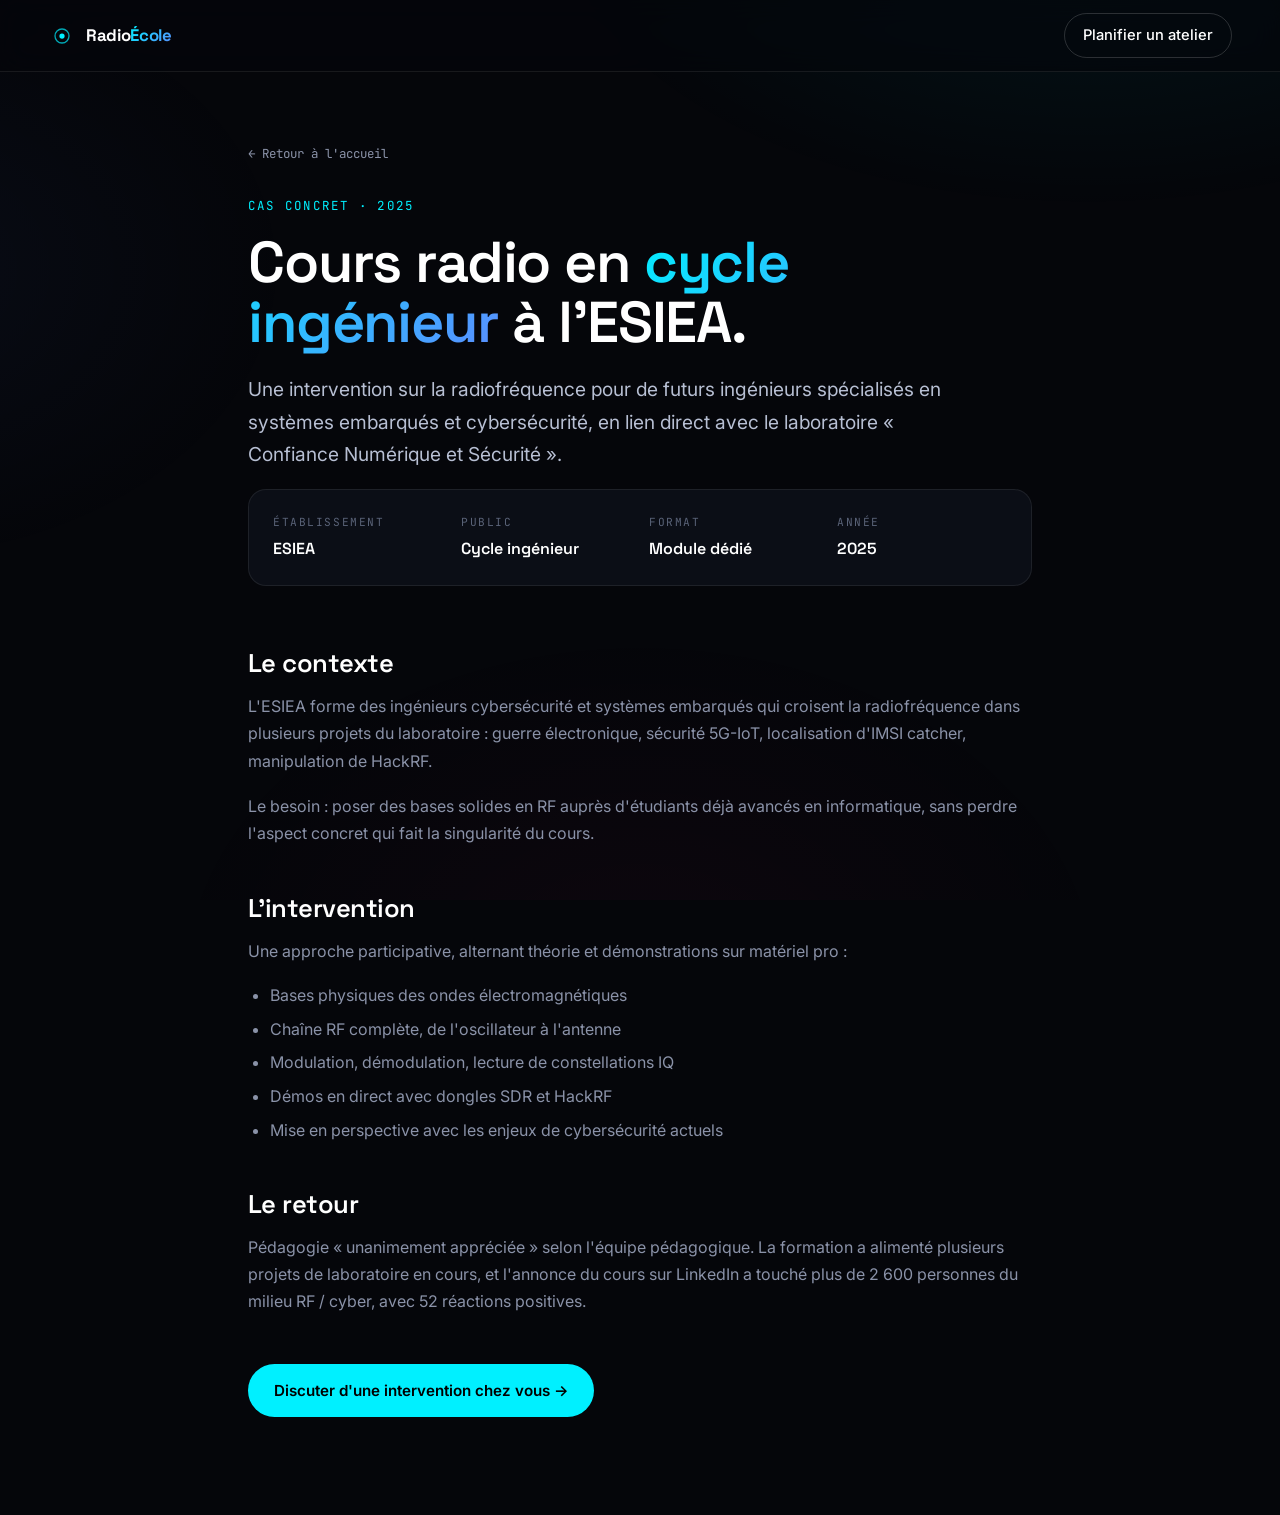
<file: cas-esiea.html>
<!doctype html>
<html lang="fr">
<head>
<meta charset="UTF-8" />
<meta name="viewport" content="width=device-width,initial-scale=1" />
<meta name="theme-color" content="#05060A" />
<title>Cas ESIEA · Cours radio en cycle ingénieur — RadioÉcole</title>
<meta name="description" content="Retour sur l'intervention RadioÉcole en cycle ingénieur à l'ESIEA, école d'ingénieurs cybersécurité et systèmes embarqués." />
<link rel="icon" href="data:image/svg+xml;utf8,<svg xmlns='http://www.w3.org/2000/svg' viewBox='0 0 32 32'><circle cx='16' cy='16' r='3' fill='%2300F0FF'/><circle cx='16' cy='16' r='8' fill='none' stroke='%2300F0FF' stroke-width='1.5' opacity='.7'/></svg>" />
<link rel="preconnect" href="https://fonts.googleapis.com" />
<link rel="preconnect" href="https://fonts.gstatic.com" crossorigin />
<link href="https://fonts.googleapis.com/css2?family=Inter:wght@300;400;500;600&family=Space+Grotesk:wght@500;600;700&family=JetBrains+Mono:wght@400;500&display=swap" rel="stylesheet" />
<link rel="stylesheet" href="css/style.css" />
<style>
  .case{max-width:880px;margin:0 auto;padding:140px var(--gutter) 80px}
  .case__back{
    display:inline-flex;align-items:center;gap:8px;
    font-family:'JetBrains Mono',monospace;font-size:.78rem;
    color:var(--muted);margin-bottom:32px;
    transition:color .25s;
  }
  .case__back:hover{color:var(--primary)}
  .case__kicker{
    font-family:'JetBrains Mono',monospace;
    font-size:.78rem;letter-spacing:.18em;text-transform:uppercase;
    color:var(--primary);margin-bottom:16px;
  }
  .case__title{
    font-family:'Space Grotesk',sans-serif;
    font-size:clamp(2rem, 5vw, 3.6rem);
    line-height:1.05;letter-spacing:-.02em;
    color:#fff;margin-bottom:20px;
  }
  .case__title em{
    font-style:normal;
    background:var(--grad-primary);
    -webkit-background-clip:text;background-clip:text;color:transparent;
  }
  .case__lede{
    font-size:1.2rem;line-height:1.55;color:#B7BFD3;
    margin-bottom:48px;max-width:60ch;
  }
  .case__meta{
    display:grid;grid-template-columns:repeat(4,1fr);gap:18px;
    margin-bottom:64px;padding:24px;
    background:var(--surface);border:1px solid var(--border);border-radius:var(--radius);
  }
  .case__meta div{display:flex;flex-direction:column;gap:4px}
  .case__meta dt{
    font-family:'JetBrains Mono',monospace;font-size:.7rem;
    text-transform:uppercase;letter-spacing:.14em;color:var(--dim);
  }
  .case__meta dd{font-family:'Space Grotesk',sans-serif;color:#fff;font-weight:600}
  .case h2{
    font-family:'Space Grotesk',sans-serif;
    font-size:1.6rem;color:#fff;margin:48px 0 16px;
  }
  .case p{margin-bottom:18px;line-height:1.7}
  .case ul{margin:0 0 24px 22px;color:var(--muted)}
  .case li{margin-bottom:8px}

  @media (max-width:680px){
    .case__meta{grid-template-columns:1fr 1fr}
  }
</style>
</head>
<body>

<header class="site-header is-scrolled">
  <a href="/" class="brand">
    <svg viewBox="0 0 32 32" width="28" height="28" aria-hidden="true">
      <circle cx="16" cy="16" r="3" fill="currentColor"/>
      <circle cx="16" cy="16" r="8" fill="none" stroke="currentColor" stroke-width="1.5" opacity=".7"/>
    </svg>
    <span>Radio<span class="brand__accent">École</span></span>
  </a>
  <nav class="nav">
    <a href="/#contact" class="nav__cta">Planifier un atelier</a>
  </nav>
</header>

<main class="case">
  <a href="/" class="case__back">← Retour à l'accueil</a>

  <div class="case__kicker">Cas concret · 2025</div>
  <h1 class="case__title">Cours radio en <em>cycle ingénieur</em> à l'ESIEA.</h1>
  <p class="case__lede">
    Une intervention sur la radiofréquence pour de futurs ingénieurs spécialisés en systèmes embarqués et cybersécurité, en lien direct avec le laboratoire « Confiance Numérique et Sécurité ».
  </p>

  <dl class="case__meta">
    <div><dt>Établissement</dt><dd>ESIEA</dd></div>
    <div><dt>Public</dt><dd>Cycle ingénieur</dd></div>
    <div><dt>Format</dt><dd>Module dédié</dd></div>
    <div><dt>Année</dt><dd>2025</dd></div>
  </dl>

  <h2>Le contexte</h2>
  <p>L'ESIEA forme des ingénieurs cybersécurité et systèmes embarqués qui croisent la radiofréquence dans plusieurs projets du laboratoire : guerre électronique, sécurité 5G-IoT, localisation d'IMSI catcher, manipulation de HackRF.</p>
  <p>Le besoin : poser des bases solides en RF auprès d'étudiants déjà avancés en informatique, sans perdre l'aspect concret qui fait la singularité du cours.</p>

  <h2>L'intervention</h2>
  <p>Une approche participative, alternant théorie et démonstrations sur matériel pro :</p>
  <ul>
    <li>Bases physiques des ondes électromagnétiques</li>
    <li>Chaîne RF complète, de l'oscillateur à l'antenne</li>
    <li>Modulation, démodulation, lecture de constellations IQ</li>
    <li>Démos en direct avec dongles SDR et HackRF</li>
    <li>Mise en perspective avec les enjeux de cybersécurité actuels</li>
  </ul>

  <h2>Le retour</h2>
  <p>Pédagogie « unanimement appréciée » selon l'équipe pédagogique. La formation a alimenté plusieurs projets de laboratoire en cours, et l'annonce du cours sur LinkedIn a touché plus de 2 600 personnes du milieu RF / cyber, avec 52 réactions positives.</p>

  <p style="margin-top:48px">
    <a href="/#contact" class="btn btn--primary">Discuter d'une intervention chez vous →</a>
  </p>
</main>

</body>
</html>
</file>
<file: css/style.css>
/* ============================================================
   RadioÉcole — design system
   ============================================================ */
:root{
  --bg:        #05060A;
  --surface:   #0B0E16;
  --surface-2: #11151F;
  --border:    rgba(255,255,255,.08);
  --border-strong: rgba(255,255,255,.16);

  --text:      #E8EEFB;
  --muted:     #8A92A8;
  --dim:       #5A6378;

  --primary:   #00F0FF;
  --primary-2: #5B8CFF;
  --accent:    #FF2E88;

  --grad-primary: linear-gradient(135deg,#00F0FF 0%,#5B8CFF 100%);
  --grad-text:    linear-gradient(180deg,#FFFFFF 0%,#9AA3BC 100%);

  --radius:    18px;
  --radius-lg: 28px;

  --ease:      cubic-bezier(.2,.8,.2,1);
  --ease-out:  cubic-bezier(.16,1,.3,1);

  --container: 1280px;
  --gutter:    clamp(20px,4vw,48px);

  --header-h:  72px;
}

*,*::before,*::after{box-sizing:border-box;margin:0;padding:0}

html{scroll-behavior:smooth}
@media (prefers-reduced-motion: reduce){
  html{scroll-behavior:auto}
  *,*::before,*::after{animation-duration:.01ms!important;transition-duration:.01ms!important}
}

body{
  font-family:'Inter',system-ui,-apple-system,sans-serif;
  background:var(--bg);
  color:var(--text);
  font-size:16px;
  line-height:1.6;
  font-weight:400;
  overflow-x:hidden;
  -webkit-font-smoothing:antialiased;
  text-rendering:optimizeLegibility;
}

/* fond avec halos discrets */
body::before{
  content:"";
  position:fixed;inset:0;
  background:
    radial-gradient(900px 500px at 85% -10%, rgba(0,240,255,.07), transparent 60%),
    radial-gradient(700px 500px at -10% 30%, rgba(91,140,255,.05), transparent 60%),
    radial-gradient(800px 600px at 50% 110%, rgba(255,46,136,.04), transparent 60%);
  z-index:-2;
  pointer-events:none;
}

img,svg{display:block;max-width:100%}
button{font:inherit;color:inherit;background:none;border:none;cursor:pointer}
a{color:inherit;text-decoration:none}

::selection{background:var(--primary);color:#000}

/* ============================================================
   Typography
   ============================================================ */
h1,h2,h3,h4{
  font-family:'Space Grotesk',sans-serif;
  font-weight:600;
  line-height:1.05;
  letter-spacing:-.02em;
  color:#fff;
}
h2{font-size:clamp(2rem,5vw,3.5rem)}
h3{font-size:1.25rem;letter-spacing:-.01em}

em{
  font-style:normal;
  background:var(--grad-primary);
  -webkit-background-clip:text;background-clip:text;
  -webkit-text-fill-color:transparent;color:transparent;
}
/* Inner spans (créés par split-text) doivent hériter du dégradé.
   On étend légèrement le fond (padding+margin compensé) pour que le
   glyphe (notamment les bouts arrondis du « e ») reste couvert,
   et on force color:transparent partout. */
em > span{
  background:var(--grad-primary);
  background-clip:text;
  -webkit-background-clip:text;
  color:transparent;
  -webkit-text-fill-color:transparent;
  padding-right:.08em;
  margin-right:-.08em;
}

p{color:var(--muted)}

.kicker{
  display:inline-flex;align-items:center;gap:8px;
  font-family:'JetBrains Mono',monospace;
  font-size:.78rem;
  text-transform:uppercase;
  letter-spacing:.18em;
  color:var(--primary);
  margin-bottom:18px;
}
.kicker::before{
  content:"";width:24px;height:1px;background:var(--primary);
}

/* ============================================================
   Preloader
   ============================================================ */
.preloader{
  position:fixed;inset:0;z-index:9999;
  background:var(--bg);
  display:flex;flex-direction:column;
  align-items:center;justify-content:center;gap:18px;
  color:var(--primary);
  transition:opacity .6s var(--ease), visibility .6s;
}
.preloader.is-hidden{opacity:0;visibility:hidden;pointer-events:none}
.preloader__wave{width:160px;height:48px;animation:wave 1.6s linear infinite}
.preloader__label{
  font-family:'JetBrains Mono',monospace;
  font-size:.78rem;letter-spacing:.18em;text-transform:uppercase;
  color:var(--muted);
}
@keyframes wave{
  0%{stroke-dasharray:0 400;stroke-dashoffset:0}
  50%{stroke-dasharray:400 0;stroke-dashoffset:-200}
  100%{stroke-dasharray:0 400;stroke-dashoffset:-400}
}

/* ============================================================
   Cursor (desktop fine pointer only)
   ============================================================ */
.cursor{display:none}
@media (hover:hover) and (pointer:fine){
  .cursor{
    display:block;position:fixed;top:0;left:0;
    width:12px;height:12px;border-radius:50%;
    background:var(--primary);
    pointer-events:none;z-index:9998;
    mix-blend-mode:difference;
    transform:translate(-50%,-50%);
    transition:width .25s var(--ease), height .25s var(--ease), opacity .25s;
  }
  .cursor.is-hover{width:48px;height:48px;background:rgba(0,240,255,.25)}
  body{cursor:none}
  a,button,input,textarea,[data-magnetic]{cursor:none}
}

/* ============================================================
   Header
   ============================================================ */
.site-header{
  position:fixed;top:0;left:0;right:0;z-index:100;
  height:var(--header-h);
  display:flex;align-items:center;justify-content:space-between;
  padding:0 var(--gutter);
  transition:background .35s var(--ease), border-color .35s, backdrop-filter .35s;
  border-bottom:1px solid transparent;
}
.site-header.is-scrolled{
  background:rgba(5,6,10,.7);
  backdrop-filter:saturate(160%) blur(14px);
  -webkit-backdrop-filter:saturate(160%) blur(14px);
  border-bottom-color:var(--border);
}

.brand{
  display:inline-flex;align-items:center;gap:10px;
  font-family:'Space Grotesk',sans-serif;
  font-weight:700;font-size:1.05rem;
  color:#fff;
  letter-spacing:-.02em;
}
.brand svg{color:var(--primary)}
.brand__accent{
  background:var(--grad-primary);
  -webkit-background-clip:text;background-clip:text;color:transparent;
}

.nav{display:flex;align-items:center;gap:32px}
.nav a{
  font-size:.92rem;font-weight:500;color:var(--muted);
  position:relative;transition:color .25s var(--ease);
}
.nav a:hover,.nav a.is-active{color:#fff}
.nav a:not(.nav__cta)::after{
  content:"";position:absolute;left:0;bottom:-6px;
  height:1px;width:0;background:var(--primary);
  transition:width .35s var(--ease);
}
.nav a:hover::after,.nav a.is-active::after{width:100%}

.nav__cta{
  padding:10px 18px;border-radius:999px;
  border:1px solid var(--border-strong);
  color:#fff!important;
  transition:background .25s, border-color .25s, transform .25s var(--ease);
}
.nav__cta:hover{background:var(--primary);color:#000!important;border-color:var(--primary)}
.nav__cta::after{display:none!important}

.burger{
  display:none;width:40px;height:40px;
  flex-direction:column;align-items:center;justify-content:center;gap:5px;
}
.burger span{
  display:block;width:22px;height:2px;background:#fff;
  transition:transform .35s var(--ease), opacity .25s;
}
.burger[aria-expanded="true"] span:nth-child(1){transform:translateY(7px) rotate(45deg)}
.burger[aria-expanded="true"] span:nth-child(2){opacity:0}
.burger[aria-expanded="true"] span:nth-child(3){transform:translateY(-7px) rotate(-45deg)}

@media (max-width:860px){
  .burger{display:flex}
  .nav{
    position:fixed;inset:var(--header-h) 0 0;
    background:rgba(5,6,10,.97);
    backdrop-filter:blur(20px);
    flex-direction:column;justify-content:center;gap:32px;
    padding:0 var(--gutter);
    transform:translateX(100%);
    transition:transform .5s var(--ease);
  }
  .nav.is-open{transform:translateX(0)}
  .nav a{font-size:1.5rem;color:#fff}
  .nav__cta{padding:14px 28px}
}

/* ============================================================
   Buttons
   ============================================================ */
.btn{
  display:inline-flex;align-items:center;gap:10px;
  padding:14px 26px;border-radius:999px;
  font-weight:600;font-size:.95rem;
  transition:transform .3s var(--ease), background .25s, color .25s, box-shadow .25s;
  white-space:nowrap;
}
.btn--primary{
  background:var(--primary);color:#000;
  box-shadow:0 0 0 0 rgba(0,240,255,.4);
}
.btn--primary:hover{
  box-shadow:0 12px 40px -10px rgba(0,240,255,.6), 0 0 0 1px rgba(0,240,255,.5);
  transform:translateY(-2px);
}
.btn--ghost{
  border:1px solid var(--border-strong);color:#fff;
}
.btn--ghost:hover{border-color:var(--primary);color:var(--primary)}
.btn--full{width:100%;justify-content:center}
.btn--sm{padding:10px 16px;font-size:.78rem}
.btn--text{
  background:none;border:none;color:var(--muted);
  padding:14px 6px;font-weight:500;font-size:.85rem;
  text-decoration:underline;text-decoration-color:transparent;
  text-underline-offset:4px;transition:all .25s var(--ease);
}
.btn--text:hover{color:var(--primary);text-decoration-color:currentColor}

/* ============================================================
   Section layout helpers
   ============================================================ */
section{
  padding:clamp(80px,10vw,140px) var(--gutter);
  position:relative;
}
.section-head{
  max-width:780px;margin:0 auto clamp(40px,6vw,72px);
  text-align:center;
}
.section-head p{margin-top:18px;font-size:1.05rem}

/* ============================================================
   Hero
   ============================================================ */
.hero{
  min-height:100svh;
  display:flex;flex-direction:column;justify-content:center;
  padding-top:calc(var(--header-h) + 4vh);
  padding-bottom:80px;
  position:relative;overflow:hidden;
}
.hero__canvas{
  position:absolute;inset:0;width:100%;height:100%;
  z-index:0;opacity:.55;
}
.hero__grain{
  position:absolute;inset:0;z-index:1;opacity:.05;mix-blend-mode:overlay;pointer-events:none;
  background-image:url("data:image/svg+xml;utf8,<svg xmlns='http://www.w3.org/2000/svg' width='200' height='200'><filter id='n'><feTurbulence type='fractalNoise' baseFrequency='.9' numOctaves='2'/></filter><rect width='100%25' height='100%25' filter='url(%23n)' opacity='.5'/></svg>");
}
.hero__inner{
  position:relative;z-index:2;
  max-width:var(--container);width:100%;margin:0 auto;
  text-align:left;
}

.eyebrow{
  display:inline-flex;align-items:center;gap:10px;
  padding:8px 16px;
  background:rgba(255,255,255,.04);
  border:1px solid var(--border);
  border-radius:999px;
  font-family:'JetBrains Mono',monospace;
  font-size:.78rem;color:var(--muted);
  margin-bottom:32px;
}
.eyebrow__dot{
  width:6px;height:6px;border-radius:50%;
  background:var(--primary);
  box-shadow:0 0 0 0 rgba(0,240,255,.5);
  animation:pulse 2s var(--ease) infinite;
}
@keyframes pulse{
  0%,100%{box-shadow:0 0 0 0 rgba(0,240,255,.5)}
  50%{box-shadow:0 0 0 8px rgba(0,240,255,0)}
}

.hero__title{
  font-size:clamp(2.6rem,8vw,6.5rem);
  font-weight:600;
  line-height:.95;
  letter-spacing:-.035em;
  background:var(--grad-text);
  -webkit-background-clip:text;background-clip:text;color:transparent;
  margin-bottom:32px;
  max-width:18ch;
}
.hero__title em{font-style:italic}

.hero__lede{
  font-size:clamp(1.05rem,1.6vw,1.25rem);
  max-width:58ch;
  margin-bottom:40px;
  color:#B7BFD3;
}

.hero__cta{display:flex;gap:14px;flex-wrap:wrap;margin-bottom:64px}

.hero__stats{
  display:grid;grid-template-columns:repeat(3,1fr);
  gap:24px;
  max-width:600px;
  border-top:1px solid var(--border);
  padding-top:32px;
}
.hero__stats div{display:flex;flex-direction:column;gap:6px}
.hero__stats dt{
  font-family:'Space Grotesk',sans-serif;
  font-size:clamp(1.4rem,2.6vw,2rem);
  color:#fff;font-weight:600;letter-spacing:-.02em;
}
.hero__stats dd{
  font-family:'JetBrains Mono',monospace;
  font-size:.75rem;
  color:var(--muted);
  text-transform:uppercase;letter-spacing:.12em;
}
@media (max-width:560px){
  .hero__stats{grid-template-columns:1fr;gap:16px}
}

/* Marquee */
.marquee{
  position:absolute;left:0;right:0;bottom:0;z-index:2;
  overflow:hidden;
  border-top:1px solid var(--border);
  background:rgba(5,6,10,.5);
  backdrop-filter:blur(8px);
  padding:14px 0;
  -webkit-mask-image:linear-gradient(90deg,transparent,#000 8%,#000 92%,transparent);
          mask-image:linear-gradient(90deg,transparent,#000 8%,#000 92%,transparent);
}
.marquee__track{
  display:inline-flex;gap:40px;white-space:nowrap;
  animation:marquee 60s linear infinite;
  font-family:'JetBrains Mono',monospace;
  font-size:.78rem;letter-spacing:.08em;
  color:#fff;
}
.marquee__track > span{color:#fff}
@keyframes marquee{to{transform:translateX(-50%)}}

/* ============================================================
   Spectrum section
   ============================================================ */
.spectrum__bar{
  display:flex;width:100%;max-width:1000px;margin:0 auto;
  height:120px;
  border-radius:var(--radius);
  overflow:hidden;
  border:1px solid var(--border);
  box-shadow:0 30px 60px -30px rgba(0,0,0,.8);
}
.band{
  flex:1;position:relative;
  background:linear-gradient(180deg, rgba(0,0,0,.1), rgba(0,0,0,.5)), color-mix(in srgb, var(--c) 70%, #000);
  color:#fff;
  font-family:'Space Grotesk',sans-serif;
  font-size:.85rem;font-weight:600;
  text-align:center;
  border:none;border-right:1px solid rgba(0,0,0,.4);
  transition:flex .5s var(--ease), filter .35s;
  display:flex;align-items:flex-end;justify-content:center;
  padding-bottom:14px;
  filter:saturate(.85);
}
.band:last-child{border-right:none}
.band:hover, .band.is-active{flex:2;filter:saturate(1.3) brightness(1.1)}
.band::before{
  content:"";position:absolute;inset:0;
  background:linear-gradient(180deg,transparent 60%, var(--c));
  opacity:.4;
}
.band span{position:relative;z-index:1}

.spectrum__detail{
  max-width:1000px;margin:32px auto 0;
  display:flex;flex-wrap:wrap;align-items:baseline;gap:20px;
  padding:24px 28px;
  background:var(--surface);
  border:1px solid var(--border);
  border-radius:var(--radius);
}
.spectrum__detail-name{
  font-family:'Space Grotesk',sans-serif;
  font-size:1.5rem;font-weight:600;color:#fff;
}
.spectrum__detail-freq{
  font-family:'JetBrains Mono',monospace;
  color:var(--primary);font-size:.9rem;
  padding:4px 12px;background:rgba(0,240,255,.08);border-radius:6px;
}
.spectrum__detail p{flex-basis:100%;margin:0;color:var(--muted)}

@media (max-width:680px){
  .spectrum__bar{flex-direction:column;height:auto}
  .band{padding:18px;border-right:none;border-bottom:1px solid rgba(0,0,0,.4)}
  .band:hover,.band.is-active{flex:1}
}

/* ============================================================
   Programme — Bento
   ============================================================ */
.bento{
  display:grid;
  grid-template-columns:repeat(4,1fr);
  grid-auto-rows:minmax(220px,auto);
  gap:18px;
  max-width:var(--container);margin:0 auto;
}
.bento__card{
  position:relative;overflow:hidden;
  background:var(--surface);
  border:1px solid var(--border);
  border-radius:var(--radius);
  padding:28px;
  display:flex;flex-direction:column;justify-content:flex-start;
  transition:border-color .35s var(--ease), transform .35s var(--ease), background .35s;
  isolation:isolate;
}
.bento__card::before{
  content:"";position:absolute;inset:0;
  background:radial-gradient(400px 200px at var(--mx,50%) var(--my,50%), rgba(0,240,255,.08), transparent 60%);
  opacity:0;transition:opacity .4s var(--ease);
  pointer-events:none;z-index:-1;
}
.bento__card:hover{
  border-color:var(--border-strong);
  transform:translateY(-4px);
}
.bento__card:hover::before{opacity:1}

.bento__card--wide{grid-column:span 2}
.bento__card--tall{grid-row:span 2}
.bento__card--accent{
  background:linear-gradient(135deg, rgba(0,240,255,.06), rgba(91,140,255,.04));
  border-color:rgba(0,240,255,.25);
}

.bento__num{
  font-family:'JetBrains Mono',monospace;
  font-size:.78rem;color:var(--primary);
  letter-spacing:.15em;margin-bottom:auto;
}
.bento__card h3{
  margin-top:24px;
  font-size:1.4rem;
}
.bento__card p{margin-top:10px;font-size:.95rem}
.bento__list{
  list-style:none;display:flex;flex-wrap:wrap;gap:8px;margin-top:18px;
}
.bento__list li{
  font-family:'JetBrains Mono',monospace;
  font-size:.72rem;letter-spacing:.08em;
  padding:5px 10px;border:1px solid var(--border);
  border-radius:6px;color:var(--muted);
}
.bento__art{
  position:absolute;right:-20px;bottom:-10px;
  width:240px;height:auto;color:var(--primary);opacity:.18;
  z-index:-1;
}

@media (max-width:1000px){
  .bento{grid-template-columns:repeat(2,1fr)}
  .bento__card--wide,.bento__card--tall{grid-column:auto;grid-row:auto}
}
@media (max-width:560px){
  .bento{grid-template-columns:1fr}
}

/* ============================================================
   Méthode
   ============================================================ */
.method__grid{
  display:grid;grid-template-columns:repeat(auto-fit,minmax(240px,1fr));
  gap:18px;max-width:var(--container);margin:0 auto;
}
.method__card{
  padding:32px 28px;
  background:var(--surface);
  border:1px solid var(--border);
  border-radius:var(--radius);
  transition:border-color .35s, transform .35s var(--ease);
}
.method__card:hover{border-color:var(--border-strong);transform:translateY(-4px)}
.method__card svg{
  width:32px;height:32px;color:var(--primary);margin-bottom:24px;
}
.method__card h3{margin-bottom:10px}

/* ============================================================
   Format
   ============================================================ */
.format__grid{
  display:grid;grid-template-columns:repeat(3,1fr);gap:18px;
  max-width:var(--container);margin:0 auto;
}
.format__card{
  padding:36px 32px;
  background:var(--surface);
  border:1px solid var(--border);
  border-radius:var(--radius-lg);
  display:flex;flex-direction:column;gap:18px;
  transition:transform .35s var(--ease), border-color .35s;
}
.format__card:hover{transform:translateY(-6px);border-color:var(--border-strong)}
.format__card--featured{
  background:linear-gradient(180deg, rgba(0,240,255,.06), var(--surface));
  border-color:rgba(0,240,255,.3);
  position:relative;
}
.format__card--featured::after{
  content:"";position:absolute;inset:-1px;border-radius:var(--radius-lg);
  background:linear-gradient(180deg, var(--primary), transparent);
  opacity:.3;z-index:-1;filter:blur(20px);
}
.format__tag{
  align-self:flex-start;
  padding:6px 12px;
  font-family:'JetBrains Mono',monospace;
  font-size:.7rem;letter-spacing:.12em;text-transform:uppercase;
  color:var(--primary);
  background:rgba(0,240,255,.08);
  border:1px solid rgba(0,240,255,.2);
  border-radius:6px;
}
.format__card h3{font-size:2.4rem;letter-spacing:-.03em}
.format__card ul{list-style:none;display:flex;flex-direction:column;gap:8px;margin-top:auto}
.format__card li{
  position:relative;padding-left:22px;
  font-size:.92rem;color:var(--muted);
}
.format__card li::before{
  content:"";position:absolute;left:0;top:.6em;
  width:12px;height:1px;background:var(--primary);
}

@media (max-width:900px){.format__grid{grid-template-columns:1fr}}

/* ============================================================
   Contact
   ============================================================ */
.contact__grid{
  display:grid;grid-template-columns:1fr 1.4fr;gap:48px;
  max-width:var(--container);margin:0 auto;
  align-items:start;
}
.contact__info{
  display:flex;flex-direction:column;gap:20px;
  padding:32px;
  background:var(--surface);
  border:1px solid var(--border);
  border-radius:var(--radius);
}
.contact__row{
  display:flex;flex-direction:column;gap:4px;
  padding-bottom:18px;
  border-bottom:1px solid var(--border);
}
.contact__row:last-of-type{border-bottom:none;padding-bottom:0}
.contact__label{
  font-family:'JetBrains Mono',monospace;
  font-size:.7rem;letter-spacing:.12em;text-transform:uppercase;
  color:var(--dim);
}
.contact__row a,.contact__row > span:not(.contact__label){
  color:#fff;font-size:1.05rem;
  transition:color .25s;
}
.contact__row a:hover{color:var(--primary)}
.contact__quote{
  margin-top:20px;
  padding:20px;
  background:rgba(0,240,255,.04);
  border-left:2px solid var(--primary);
  font-style:italic;color:#B7BFD3;
  font-size:.95rem;line-height:1.5;
}

.contact__form{
  display:flex;flex-direction:column;gap:20px;
  padding:36px;
  background:var(--surface);
  border:1px solid var(--border);
  border-radius:var(--radius);
}
.contact__form label{display:flex;flex-direction:column;gap:8px}
.contact__form span{
  font-family:'JetBrains Mono',monospace;
  font-size:.72rem;letter-spacing:.12em;text-transform:uppercase;
  color:var(--muted);
}
.contact__form input,
.contact__form textarea{
  font:inherit;color:#fff;
  background:var(--bg);
  border:1px solid var(--border);
  border-radius:10px;
  padding:14px 16px;
  transition:border-color .25s, background .25s, box-shadow .25s;
}
.contact__form input:focus,
.contact__form textarea:focus{
  outline:none;
  border-color:var(--primary);
  background:rgba(0,240,255,.04);
  box-shadow:0 0 0 4px rgba(0,240,255,.1);
}
.contact__form textarea{resize:vertical;min-height:120px}

.form-status{
  font-size:.9rem;padding:10px 14px;border-radius:8px;
  display:none;
}
.form-status.is-show{display:block}
.form-status.is-success{background:rgba(0,255,150,.08);color:#5eead4;border:1px solid rgba(94,234,212,.3)}
.form-status.is-error{background:rgba(255,46,136,.08);color:#ff6ba6;border:1px solid rgba(255,107,166,.3)}

@media (max-width:900px){
  .contact__grid{grid-template-columns:1fr}
}

/* ============================================================
   Audience — Pour qui
   ============================================================ */
.audience__grid{
  display:grid;grid-template-columns:repeat(3,1fr);gap:18px;
  max-width:var(--container);margin:0 auto;
}
.audience__card{
  position:relative;
  padding:36px 32px;
  background:var(--surface);
  border:1px solid var(--border);
  border-radius:var(--radius-lg);
  display:flex;flex-direction:column;gap:16px;
  transition:border-color .35s, transform .35s var(--ease);
  overflow:hidden;
}
.audience__card:hover{border-color:var(--border-strong);transform:translateY(-4px)}
.audience__card--featured{
  background:linear-gradient(180deg, rgba(0,240,255,.07), var(--surface) 60%);
  border-color:rgba(0,240,255,.28);
}
.audience__card--featured::after{
  content:"";position:absolute;left:0;right:0;top:0;height:1px;
  background:var(--grad-primary);
}
.audience__level{
  align-self:flex-start;
  padding:6px 12px;
  font-family:'JetBrains Mono',monospace;
  font-size:.7rem;letter-spacing:.12em;text-transform:uppercase;
  color:var(--primary);
  background:rgba(0,240,255,.08);
  border:1px solid rgba(0,240,255,.2);
  border-radius:6px;
}
.audience__card h3{font-size:1.4rem}
.audience__card > p{font-size:.95rem;line-height:1.55}
.audience__points{
  list-style:none;display:flex;flex-direction:column;gap:10px;
  padding-top:10px;
}
.audience__points li{
  position:relative;padding-left:22px;
  font-size:.9rem;color:var(--muted);
}
.audience__points li::before{
  content:"";position:absolute;left:0;top:.6em;
  width:12px;height:1px;background:var(--primary);
}
.audience__match{
  margin-top:auto;padding-top:20px;
  border-top:1px solid var(--border);
  display:flex;flex-direction:column;gap:4px;
}
.audience__match-label{
  font-family:'JetBrains Mono',monospace;
  font-size:.7rem;letter-spacing:.12em;text-transform:uppercase;
  color:var(--dim);
}
.audience__match-value{
  font-family:'Space Grotesk',sans-serif;
  font-weight:600;color:#fff;
}

@media (max-width:900px){.audience__grid{grid-template-columns:1fr}}

/* ============================================================
   AI × Radio
   ============================================================ */
.ai{
  position:relative;overflow:hidden;
  padding:clamp(80px,10vw,140px) var(--gutter);
}
.ai__bg{
  position:absolute;inset:0;z-index:0;
  background:
    radial-gradient(800px 500px at 80% 20%, rgba(0,240,255,.10), transparent 60%),
    radial-gradient(700px 500px at 10% 90%, rgba(255,46,136,.08), transparent 60%);
}
.ai__bg::before{
  content:"";position:absolute;inset:0;
  background-image:
    linear-gradient(rgba(255,255,255,.025) 1px, transparent 1px),
    linear-gradient(90deg, rgba(255,255,255,.025) 1px, transparent 1px);
  background-size:60px 60px;
  -webkit-mask-image:radial-gradient(circle at 50% 50%, #000, transparent 70%);
          mask-image:radial-gradient(circle at 50% 50%, #000, transparent 70%);
}
.ai__inner{
  position:relative;z-index:1;
  max-width:var(--container);margin:0 auto;
  display:grid;grid-template-columns:1.4fr 1fr;gap:64px;
  align-items:center;
}
.ai__content h2{
  font-size:clamp(2rem,4.5vw,3.2rem);
  margin-bottom:20px;
}
.ai__lede{
  font-size:1.1rem;line-height:1.6;
  color:#B7BFD3;
  max-width:60ch;
  margin-bottom:40px;
}
.ai__features{
  display:flex;flex-direction:column;gap:24px;margin-bottom:32px;
}
.ai__feature{
  display:grid;grid-template-columns:auto 1fr;gap:18px 22px;
  align-items:start;
  padding:24px;
  background:rgba(11,14,22,.6);
  backdrop-filter:blur(12px);
  border:1px solid var(--border);
  border-radius:var(--radius);
  transition:border-color .35s, transform .35s var(--ease);
}
.ai__feature:hover{border-color:rgba(0,240,255,.3);transform:translateX(4px)}
.ai__feature-num{
  grid-row:span 2;
  font-family:'JetBrains Mono',monospace;
  font-size:.85rem;
  color:var(--primary);
  padding:6px 10px;
  border:1px solid rgba(0,240,255,.3);
  border-radius:8px;
  align-self:start;
}
.ai__feature h4{
  font-family:'Space Grotesk',sans-serif;
  font-size:1.1rem;color:#fff;font-weight:600;
  margin:0;
}
.ai__feature p{font-size:.93rem;line-height:1.55;color:var(--muted);margin:0}

.ai__tags{
  display:flex;flex-wrap:wrap;gap:8px;
}
.ai__tags span{
  font-family:'JetBrains Mono',monospace;
  font-size:.72rem;letter-spacing:.08em;
  padding:6px 12px;
  border:1px solid var(--border);
  border-radius:6px;
  color:var(--muted);
  background:rgba(255,255,255,.02);
}

.ai__visual{
  position:relative;
  aspect-ratio:1;
  display:flex;align-items:center;justify-content:center;
}
.ai__network{
  width:100%;height:auto;
  filter:drop-shadow(0 0 30px rgba(0,240,255,.2));
  animation:netPulse 6s var(--ease) infinite;
}
@keyframes netPulse{
  0%,100%{filter:drop-shadow(0 0 20px rgba(0,240,255,.15))}
  50%    {filter:drop-shadow(0 0 40px rgba(0,240,255,.35))}
}
.ai__network circle{animation:nodeGlow 3s var(--ease) infinite}
.ai__network circle:nth-child(2){animation-delay:.3s}
.ai__network circle:nth-child(3){animation-delay:.6s}
.ai__network circle:nth-child(4){animation-delay:.9s}
.ai__network circle:nth-child(5){animation-delay:1.2s}
.ai__network circle:nth-child(6){animation-delay:1.5s}
.ai__network circle:nth-child(7){animation-delay:1.8s}
.ai__network circle:nth-child(8){animation-delay:2.1s}
.ai__network circle:nth-child(9){animation-delay:2.4s}
@keyframes nodeGlow{
  0%,100%{fill:#0B0E16}
  50%    {fill:#00F0FF}
}
.ai__badge{
  position:absolute;top:-8px;right:-8px;
  padding:8px 14px;
  font-family:'JetBrains Mono',monospace;
  font-size:.72rem;letter-spacing:.12em;text-transform:uppercase;
  color:#000;
  background:var(--grad-primary);
  border-radius:999px;
  box-shadow:0 8px 24px rgba(0,240,255,.4);
}

@media (max-width:900px){
  .ai__inner{grid-template-columns:1fr;gap:48px}
  .ai__visual{max-width:320px;margin:0 auto}
}

/* ============================================================
   Testimonial
   ============================================================ */
.testimonial__grid{
  display:grid;grid-template-columns:1.6fr 1fr;gap:24px;
  max-width:var(--container);margin:0 auto;
  align-items:stretch;
}
.testimonial__quote{
  position:relative;
  padding:48px 48px 40px;
  background:
    radial-gradient(600px 300px at 0% 0%, rgba(0,240,255,.08), transparent 60%),
    var(--surface);
  border:1px solid var(--border);
  border-radius:var(--radius-lg);
  display:flex;flex-direction:column;gap:28px;
  overflow:hidden;
}
.testimonial__quote::before{
  content:"";position:absolute;left:0;top:0;bottom:0;width:2px;
  background:var(--grad-primary);
  opacity:.7;
}
.testimonial__mark{
  width:44px;height:44px;color:var(--primary);opacity:.5;
}
.testimonial__quote blockquote{
  display:flex;flex-direction:column;gap:18px;
}
.testimonial__quote blockquote p{
  font-family:'Space Grotesk',sans-serif;
  font-size:clamp(1.1rem,1.7vw,1.45rem);
  line-height:1.45;
  color:#E8EEFB;
  font-weight:400;
  letter-spacing:-.01em;
}
.testimonial__quote blockquote em{
  font-style:normal;
  background:var(--grad-primary);
  -webkit-background-clip:text;background-clip:text;
  -webkit-text-fill-color:transparent;color:transparent;
  font-weight:500;
}
.testimonial__author{
  display:flex;align-items:center;gap:16px;
  padding-top:24px;
  border-top:1px solid var(--border);
}
.testimonial__avatar{
  flex:none;width:52px;height:52px;border-radius:50%;
  background:var(--grad-primary);color:#000;
  display:flex;align-items:center;justify-content:center;
  font-family:'Space Grotesk',sans-serif;font-weight:700;font-size:1.05rem;
  letter-spacing:.02em;
}
.testimonial__name{
  font-family:'Space Grotesk',sans-serif;
  font-weight:600;color:#fff;font-size:1.05rem;
}
.testimonial__role{
  font-size:.82rem;color:var(--muted);line-height:1.5;margin-top:2px;
}

.testimonial__stats{
  display:flex;flex-direction:column;gap:16px;
}
.stat-card{
  flex:1;display:flex;flex-direction:column;gap:6px;justify-content:center;
  padding:28px;
  background:var(--surface);
  border:1px solid var(--border);
  border-radius:var(--radius);
  transition:border-color .35s, transform .35s var(--ease);
}
.stat-card:hover{border-color:var(--border-strong);transform:translateY(-3px)}
.stat-card--highlight{
  background:linear-gradient(135deg, rgba(0,240,255,.08), rgba(91,140,255,.04));
  border-color:rgba(0,240,255,.25);
}
.stat-card__value{
  font-family:'Space Grotesk',sans-serif;
  font-size:clamp(2rem,4vw,3rem);
  font-weight:600;
  line-height:1;
  letter-spacing:-.03em;
  background:var(--grad-text);
  -webkit-background-clip:text;background-clip:text;color:transparent;
  font-variant-numeric:tabular-nums;
}
.stat-card--highlight .stat-card__value{
  background:var(--grad-primary);
  -webkit-background-clip:text;background-clip:text;color:transparent;
}
.stat-card__label{
  font-family:'JetBrains Mono',monospace;
  font-size:.78rem;letter-spacing:.1em;text-transform:uppercase;
  color:#fff;margin-top:8px;
}
.stat-card__sub{font-size:.85rem;color:var(--muted)}

@media (max-width:900px){
  .testimonial__grid{grid-template-columns:1fr}
  .testimonial__quote{padding:36px 28px 28px}
  .testimonial__stats{flex-direction:row;flex-wrap:wrap}
  .stat-card{min-width:200px;flex:1 1 200px}
}

/* ============================================================
   Footer XXL
   ============================================================ */
.site-footer{
  border-top:1px solid var(--border);
  padding:80px var(--gutter) 32px;
  background:var(--surface);
  position:relative;
  overflow:hidden;
}
.site-footer::before{
  content:"";position:absolute;inset:0;
  background:radial-gradient(800px 400px at 50% 0%, rgba(0,240,255,.05), transparent 60%);
  pointer-events:none;
}
.site-footer__top{
  position:relative;z-index:1;
  max-width:var(--container);margin:0 auto;
  display:flex;justify-content:space-between;align-items:flex-start;gap:32px;
  flex-wrap:wrap;
  padding-bottom:48px;
  border-bottom:1px solid var(--border);
}
.site-footer__brand{
  display:inline-flex;align-items:center;gap:14px;
  font-family:'Space Grotesk',sans-serif;
  font-size:1.4rem;font-weight:700;color:#fff;
  letter-spacing:-.02em;
}
.site-footer__brand svg{color:var(--primary)}
.site-footer__brand em{
  font-style:normal;
  background:var(--grad-primary);
  -webkit-background-clip:text;background-clip:text;color:transparent;
}
.site-footer__tagline{
  font-family:'Space Grotesk',sans-serif;
  font-size:1.1rem;color:var(--muted);max-width:32ch;
}

.site-footer__mailto{
  position:relative;z-index:1;
  display:flex;align-items:center;justify-content:space-between;gap:24px;
  max-width:var(--container);margin:48px auto;padding:24px 0;
  font-family:'Space Grotesk',sans-serif;
  font-size:clamp(2rem,7vw,5rem);
  font-weight:600;letter-spacing:-.04em;
  color:#fff;
  border-bottom:1px solid var(--border);
  transition:color .3s var(--ease);
}
.site-footer__mailto:hover{color:var(--primary)}
.site-footer__mailto svg{flex:none;transition:transform .35s var(--ease)}
.site-footer__mailto:hover svg{transform:translate(6px,-6px)}

.site-footer__grid{
  position:relative;z-index:1;
  max-width:var(--container);margin:0 auto;
  display:grid;grid-template-columns:repeat(3,1fr);gap:32px;
  padding-bottom:40px;
  border-bottom:1px solid var(--border);
}
.site-footer__col{display:flex;flex-direction:column;gap:8px}
.site-footer__col a,.site-footer__col span{
  color:var(--muted);font-size:.95rem;
  transition:color .25s;
}
.site-footer__col a:hover{color:#fff}
.site-footer__label{
  font-family:'JetBrains Mono',monospace;
  font-size:.7rem;letter-spacing:.14em;text-transform:uppercase;
  color:var(--dim)!important;margin-bottom:6px;
}
kbd{
  display:inline-block;padding:1px 6px;
  font-family:'JetBrains Mono',monospace;font-size:.78rem;
  background:rgba(0,240,255,.08);
  border:1px solid var(--border);border-radius:4px;
  color:var(--primary);
}

.site-footer__bottom{
  position:relative;z-index:1;
  max-width:var(--container);margin:0 auto;
  padding-top:24px;
  display:flex;justify-content:space-between;align-items:center;flex-wrap:wrap;gap:12px;
}
.site-footer__bottom small{
  color:var(--dim);font-size:.78rem;
  font-family:'JetBrains Mono',monospace;
}
.site-footer__bottom a{color:var(--muted);transition:color .25s}
.site-footer__bottom a:hover{color:var(--primary)}

@media (max-width:760px){
  .site-footer__grid{grid-template-columns:1fr;gap:24px}
}

/* ============================================================
   Reveal animations (JS toggles .is-in)
   ============================================================ */
[data-reveal]{opacity:0;transform:translateY(30px);transition:opacity .9s var(--ease-out), transform .9s var(--ease-out)}
[data-reveal].is-in{opacity:1;transform:none}

/* ============================================================
   A11y skip-link
   ============================================================ */
.skip-link{
  position:fixed;top:-60px;left:16px;z-index:10000;
  padding:10px 18px;
  background:var(--primary);color:#000;
  font-weight:600;border-radius:8px;
  transition:top .3s var(--ease);
}
.skip-link:focus{top:16px;outline:2px solid #fff;outline-offset:2px}

:focus-visible{
  outline:2px solid var(--primary);
  outline-offset:3px;
  border-radius:4px;
}

/* ============================================================
   Floating UI controls (theme + sound)
   ============================================================ */
.ui-controls{
  position:fixed;right:18px;bottom:18px;z-index:90;
  display:flex;flex-direction:column;gap:10px;
}
.ui-btn{
  width:42px;height:42px;border-radius:50%;
  background:rgba(11,14,22,.85);
  backdrop-filter:blur(12px);
  border:1px solid var(--border);
  color:var(--muted);
  display:flex;align-items:center;justify-content:center;
  transition:color .25s, border-color .25s, transform .25s var(--ease), background .25s;
}
.ui-btn:hover{color:var(--primary);border-color:rgba(0,240,255,.3);transform:translateY(-2px)}
.ui-btn[aria-pressed="true"]{color:var(--primary);border-color:var(--primary);background:rgba(0,240,255,.12);box-shadow:0 0 16px -4px rgba(0,240,255,.5)}

/* Switch icônes ON/OFF dans #soundToggle — un seul visible à la fois */
#soundToggle .ui-btn__icon--on{display:none}
#soundToggle .ui-btn__icon--off{display:block}
#soundToggle[aria-pressed="true"] .ui-btn__icon--on{display:block}
#soundToggle[aria-pressed="true"] .ui-btn__icon--off{display:none}
#soundToggle{position:relative}
/* Petit pulse quand actif pour signaler "ça émet" */
#soundToggle[aria-pressed="true"]::after{
  content:"";position:absolute;inset:-4px;border-radius:50%;
  border:1px solid var(--primary);opacity:.5;
  animation:soundPulse 1.6s ease-out infinite;pointer-events:none;
}
@keyframes soundPulse{
  from{transform:scale(.95);opacity:.5}
  to  {transform:scale(1.25);opacity:0}
}

/* ============================================================
   Manifest section
   ============================================================ */
.manifest{
  padding:clamp(120px,18vh,200px) var(--gutter);
  position:relative;
  background:#000;
  border-top:1px solid var(--border);
  border-bottom:1px solid var(--border);
}
.manifest::before{
  content:"";position:absolute;inset:0;
  background:radial-gradient(600px 300px at 50% 50%, rgba(0,240,255,.06), transparent 60%);
}
.manifest__inner{
  position:relative;z-index:1;
  max-width:var(--container);margin:0 auto;
  display:flex;flex-direction:column;gap:8px;
}
.manifest__line{
  font-family:'Space Grotesk',sans-serif;
  font-size:clamp(1.8rem,5.5vw,4rem);
  font-weight:500;
  line-height:1.05;letter-spacing:-.025em;
  color:rgba(255,255,255,.4);
  transition:color 1s var(--ease-out);
}
.manifest__line.is-in{color:#fff}
.manifest__line--accent.is-in{
  background:var(--grad-primary);
  -webkit-background-clip:text;background-clip:text;color:transparent;
}
.manifest__line em{font-style:italic;font-weight:600}

/* ============================================================
   Spectrum cursor tag + Analyzer
   ============================================================ */
.spectrum-tag{
  position:fixed;z-index:9997;
  pointer-events:none;
  padding:8px 14px;border-radius:8px;
  background:rgba(11,14,22,.92);
  backdrop-filter:blur(8px);
  border:1px solid var(--c, var(--primary));
  font-family:'JetBrains Mono',monospace;
  font-size:.78rem;color:#fff;
  white-space:nowrap;
  opacity:0;transform:translate(-50%,-180%) scale(.92);
  transition:opacity .2s var(--ease), transform .25s var(--ease);
}
.spectrum-tag.is-show{opacity:1;transform:translate(-50%,-180%) scale(1)}
.spectrum-tag::before{
  content:"";display:inline-block;
  width:8px;height:8px;border-radius:50%;
  background:var(--c, var(--primary));
  margin-right:8px;vertical-align:middle;
  box-shadow:0 0 12px var(--c, var(--primary));
}

.analyzer{
  max-width:1000px;margin:32px auto 0;
  background:var(--surface);
  border:1px solid var(--border);
  border-radius:var(--radius);
  overflow:hidden;
}
.analyzer__head{
  padding:20px 24px;
  display:flex;align-items:center;justify-content:space-between;gap:16px;
  border-bottom:1px solid var(--border);
  flex-wrap:wrap;
}
.analyzer__title{
  font-family:'Space Grotesk',sans-serif;
  font-weight:600;color:#fff;font-size:1.05rem;
}
.analyzer__sub{font-size:.85rem;color:var(--muted);margin-top:2px}
.btn--sm{padding:9px 16px;font-size:.85rem}
.analyzer__dot{
  width:8px;height:8px;border-radius:50%;
  background:var(--muted);transition:background .3s, box-shadow .3s;
}
.analyzer.is-on .analyzer__dot{
  background:#5eead4;
  box-shadow:0 0 0 0 rgba(94,234,212,.7);
  animation:dotPulse 1.6s var(--ease) infinite;
}
@keyframes dotPulse{
  0%,100%{box-shadow:0 0 0 0 rgba(94,234,212,.6)}
  50%{box-shadow:0 0 0 8px rgba(94,234,212,0)}
}
.analyzer__canvas{
  display:block;width:100%;height:200px;
  background:linear-gradient(180deg, transparent, rgba(0,240,255,.02));
}

/* ============================================================
   Bento — conic gradient hover (overrides earlier ::before)
   ============================================================ */
@property --angle{syntax:'<angle>';initial-value:0deg;inherits:false}
.bento__card{
  --angle:0deg;
}
.bento__card::after{
  content:"";position:absolute;inset:-1px;border-radius:inherit;
  background:conic-gradient(from var(--angle),
    transparent 0deg,
    rgba(0,240,255,.6) 30deg,
    transparent 60deg,
    transparent 360deg);
  opacity:0;transition:opacity .4s var(--ease);
  z-index:-1;
  -webkit-mask:linear-gradient(#000 0 0) content-box, linear-gradient(#000 0 0);
          mask:linear-gradient(#000 0 0) content-box, linear-gradient(#000 0 0);
  -webkit-mask-composite:xor;
          mask-composite:exclude;
  padding:1px;
  animation:spinAngle 4s linear infinite paused;
}
.bento__card:hover::after{opacity:1;animation-play-state:running}
@keyframes spinAngle{to{--angle:360deg}}

/* ============================================================
   Avant/Après slider (IA)
   ============================================================ */
.ba{
  margin-top:32px;
  background:rgba(11,14,22,.6);
  backdrop-filter:blur(10px);
  border:1px solid var(--border);
  border-radius:var(--radius);
  padding:20px;
}
.ba__head{
  display:flex;align-items:center;justify-content:space-between;gap:16px;
  margin-bottom:14px;
}
.ba__kicker{
  font-family:'JetBrains Mono',monospace;
  font-size:.72rem;letter-spacing:.14em;text-transform:uppercase;
  color:var(--primary);
}
.ba__hint{
  font-family:'JetBrains Mono',monospace;
  font-size:.72rem;color:var(--muted);
}
.ba__viewer{
  position:relative;
  height:200px;border-radius:12px;
  background:#000;overflow:hidden;
  --pos:50%;
}
.ba__layer{position:absolute;inset:0;display:flex;align-items:center;justify-content:center}
.ba__layer svg{width:100%;height:100%}
.ba__layer--before{
  clip-path:inset(0 calc(100% - var(--pos)) 0 0);
  background:linear-gradient(90deg, rgba(255,107,166,.05), rgba(255,107,166,.02));
}
.ba__layer--after{
  background:linear-gradient(90deg, rgba(0,240,255,.04), rgba(91,140,255,.02));
}
.ba__tag{
  position:absolute;top:12px;
  font-family:'JetBrains Mono',monospace;
  font-size:.7rem;letter-spacing:.1em;text-transform:uppercase;
  padding:4px 10px;border-radius:6px;
}
.ba__tag--before{left:12px;background:rgba(255,107,166,.15);color:#ff9ec5;border:1px solid rgba(255,107,166,.3)}
.ba__tag--after{right:12px;background:rgba(0,240,255,.12);color:var(--primary);border:1px solid rgba(0,240,255,.3)}
.ba__range{
  position:absolute;inset:0;width:100%;height:100%;
  opacity:0;cursor:ew-resize;z-index:3;
}
.ba__handle{
  position:absolute;top:0;bottom:0;left:var(--pos);
  width:2px;background:#fff;
  pointer-events:none;z-index:2;
  box-shadow:0 0 20px rgba(255,255,255,.4);
}
.ba__handle::before{
  content:"";position:absolute;top:50%;left:50%;
  width:40px;height:40px;border-radius:50%;
  background:#fff;color:#000;
  transform:translate(-50%,-50%);
  box-shadow:0 8px 24px rgba(0,0,0,.4);
}
.ba__handle svg{
  position:absolute;top:50%;left:50%;
  transform:translate(-50%,-50%);
  color:#000;z-index:1;
}

/* ============================================================
   Theme: light  — palette claire éditoriale, lisible
   ============================================================ */
:root[data-theme="light"]{
  --bg:        #E6E9F0;   /* gris-bleu doux, pas de blanc agressif */
  --surface:   #F2F4F9;   /* cartes : un poil plus clair que le fond */
  --surface-2: #DDE2EC;
  --border:    rgba(10,15,30,.14);
  --border-strong: rgba(10,15,30,.28);
  --text:      #0A0F1E;
  --muted:     #364056;
  --dim:       #5C657F;

  /* Accents légèrement assombris pour contraster sur fond clair */
  --primary:   #00B4C2;   /* cyan plus foncé qu'en dark */
  --primary-2: #3D6FE8;   /* bleu plus dense */
  --accent:    #E01E73;   /* rose plus profond */
  --grad-primary: linear-gradient(135deg,#00B4C2 0%,#3D6FE8 100%);
  --grad-text:    linear-gradient(180deg,#0A0F1E 0%,#3A4254 100%);
  color-scheme: light;
}

/* Halos de fond, plus doux et un peu plus présents pour casser la planéité */
:root[data-theme="light"] body::before{
  background:
    radial-gradient(900px 500px at 85% -10%, rgba(0,180,200,.18), transparent 60%),
    radial-gradient(700px 500px at -10% 30%, rgba(91,140,255,.14), transparent 60%),
    radial-gradient(800px 600px at 50% 110%, rgba(224,30,115,.08), transparent 60%);
}

/* Titres → texte sombre */
:root[data-theme="light"] h1,
:root[data-theme="light"] h2,
:root[data-theme="light"] h3,
:root[data-theme="light"] h4{ color:var(--text); }

:root[data-theme="light"] .hero__title,
:root[data-theme="light"] .section-head h2,
:root[data-theme="light"] [data-split]{
  background:var(--grad-text);
  -webkit-background-clip:text; background-clip:text;
  -webkit-text-fill-color:transparent; color:transparent;
}

/* Header */
:root[data-theme="light"] .site-header.is-scrolled{
  background:rgba(255,255,255,.85);
  border-bottom-color:var(--border);
}
:root[data-theme="light"] .nav a{ color:var(--text); }
:root[data-theme="light"] .brand{ color:var(--text); }
:root[data-theme="light"] .burger span{ background:var(--text); }

/* Surfaces génériques en dur → blanc cassé */
:root[data-theme="light"] .preloader{ background:#fff; }
:root[data-theme="light"] .manifest{ background:#fff; }
:root[data-theme="light"] .manifest__line{ color:rgba(10,15,30,.28); }
:root[data-theme="light"] .manifest__line.is-in{ color:var(--text); }

/* Marquee */
:root[data-theme="light"] .marquee{
  background:linear-gradient(180deg, transparent, rgba(255,255,255,.6));
  border-color:var(--border);
}
:root[data-theme="light"] .marquee__track{ color:var(--text); }

/* Cartes : bento, méthode, format, audience, IA, témoignage */
:root[data-theme="light"] .bento__card,
:root[data-theme="light"] .method__card,
:root[data-theme="light"] .format__card,
:root[data-theme="light"] .audience__card,
:root[data-theme="light"] .ai__feature,
:root[data-theme="light"] .ai__visual,
:root[data-theme="light"] .testimonial__quote,
:root[data-theme="light"] .stat-card,
:root[data-theme="light"] .spectrum,
:root[data-theme="light"] .spectrum__detail,
:root[data-theme="light"] .analyzer,
:root[data-theme="light"] .ba,
:root[data-theme="light"] .contact__form,
:root[data-theme="light"] .contact__info,
:root[data-theme="light"] .site-footer{
  background:var(--surface);
  border-color:var(--border);
  color:var(--text);
  box-shadow:0 1px 0 rgba(10,15,30,.04), 0 8px 24px -16px rgba(10,15,30,.12);
}

:root[data-theme="light"] .bento__card h3,
:root[data-theme="light"] .method__card h3,
:root[data-theme="light"] .format__card h3,
:root[data-theme="light"] .audience__card h3,
:root[data-theme="light"] .ai__feature h3,
:root[data-theme="light"] .testimonial__quote{ color:var(--text); }

:root[data-theme="light"] .bento__card p,
:root[data-theme="light"] .method__card p,
:root[data-theme="light"] .format__card p,
:root[data-theme="light"] .audience__card p,
:root[data-theme="light"] .ai__feature p{ color:var(--muted); }

/* Bandes du spectre — garder couleur mais sur fond clair */
:root[data-theme="light"] .band{
  background:var(--surface-2);
  color:var(--text);
  border-color:var(--border);
}
:root[data-theme="light"] .band.is-active{
  background:var(--surface);
  color:var(--text);
}

/* Boutons */
:root[data-theme="light"] .btn--ghost{
  border-color:var(--border-strong);
  color:var(--text);
}
:root[data-theme="light"] .btn--ghost:hover{
  background:var(--surface-2);
}

/* Inputs / form */
:root[data-theme="light"] input,
:root[data-theme="light"] textarea,
:root[data-theme="light"] select{
  background:var(--surface-2);
  color:var(--text);
  border-color:var(--border);
}
:root[data-theme="light"] input::placeholder,
:root[data-theme="light"] textarea::placeholder{ color:var(--dim); }

/* UI floating buttons */
:root[data-theme="light"] .ui-btn{
  background:rgba(255,255,255,.9);
  border-color:var(--border);
  color:var(--text);
  box-shadow:0 6px 20px -10px rgba(10,15,30,.18);
}

/* Footer */
:root[data-theme="light"] .site-footer__mailto{
  color:var(--text);
}
:root[data-theme="light"] .site-footer a{ color:var(--text); }
:root[data-theme="light"] .site-footer__bottom{
  border-top-color:var(--border);
  color:var(--muted);
}

/* Cursor / sélection */
:root[data-theme="light"] #cursor{ mix-blend-mode:multiply; }

/* Liens divers */
:root[data-theme="light"] a:not(.btn):not(.nav__cta):hover{ color:var(--primary-2); }

/* Oscilloscope canvas — opacité réduite sur fond clair pour ne pas saturer */
:root[data-theme="light"] .hero__canvas{ opacity:.55; mix-blend-mode:multiply; }

/* Bouton primary garde un fond plus visible */
:root[data-theme="light"] .btn--primary{
  color:#fff;
  box-shadow:0 6px 24px -6px rgba(0,180,200,.55);
}
:root[data-theme="light"] .btn--primary:hover{
  box-shadow:0 12px 36px -8px rgba(0,180,200,.7), 0 0 0 1px rgba(0,180,200,.4);
}

/* Bandes du spectre — un peu plus colorées */
:root[data-theme="light"] .band{
  background:rgba(255,255,255,.6);
  backdrop-filter:blur(4px);
}
:root[data-theme="light"] .band:hover,
:root[data-theme="light"] .band.is-active{
  background:#fff;
  box-shadow:0 4px 20px -6px rgba(10,15,30,.18);
}

/* Marquee fréquences — texte un poil plus foncé */
:root[data-theme="light"] .marquee__track{
  color:var(--muted);
}

/* Header un poil plus opaque pour rester lisible */
:root[data-theme="light"] .site-header.is-scrolled{
  background:rgba(230,233,240,.92);
  backdrop-filter:blur(12px);
}

/* ============================================================
   Easter egg morse beacon
   ============================================================ */
.morse-flash{
  position:fixed;inset:0;z-index:9999;pointer-events:none;
  background:radial-gradient(circle at 50% 50%, rgba(0,240,255,.2), transparent 60%);
  opacity:0;
}
.morse-flash.is-on{opacity:1;animation:flashFade .35s ease-out}
@keyframes flashFade{from{opacity:1}to{opacity:0}}

/* ============================================================
   Trust marquee — bandeau « Ils nous ont fait confiance »
   ============================================================ */
.trust{
  padding:48px 0 56px;
  border-top:1px solid var(--border);
  border-bottom:1px solid var(--border);
  background:linear-gradient(180deg, transparent, rgba(255,255,255,.02), transparent);
  overflow:hidden;
}
.trust__label{
  text-align:center;
  font-family:'JetBrains Mono',monospace;
  font-size:.72rem;letter-spacing:.22em;text-transform:uppercase;
  color:var(--dim);margin-bottom:24px;
}
.trust__marquee{
  overflow:hidden;
  -webkit-mask-image:linear-gradient(90deg, transparent, #000 10%, #000 90%, transparent);
          mask-image:linear-gradient(90deg, transparent, #000 10%, #000 90%, transparent);
}
.trust__track{
  display:flex;align-items:center;gap:32px;
  white-space:nowrap;
  font-family:'Space Grotesk',sans-serif;
  font-size:clamp(1rem, 1.6vw, 1.4rem);
  font-weight:500;color:var(--muted);
  width:max-content;
  animation:trustScroll 50s linear infinite;
}
.trust__item{transition:color .3s var(--ease)}
.trust__item--real{
  color:#fff;font-weight:600;
  background:var(--grad-primary);
  -webkit-background-clip:text;background-clip:text;
  -webkit-text-fill-color:transparent;color:transparent;
}
.trust__sep{color:var(--dim);font-size:1.2em;opacity:.5}
@keyframes trustScroll{
  from{transform:translateX(0)}
  to{transform:translateX(-50%)}
}
.trust:hover .trust__track{animation-play-state:paused}
:root[data-theme="light"] .trust{background:linear-gradient(180deg, transparent, rgba(10,15,30,.02), transparent)}
:root[data-theme="light"] .trust__item{color:var(--text)}

/* ============================================================
   FAQ accordéon
   ============================================================ */
.faq__list{
  max-width:820px;margin:0 auto;
  display:flex;flex-direction:column;gap:14px;
}
.faq__item{
  background:var(--surface);
  border:1px solid var(--border);
  border-radius:var(--radius);
  overflow:hidden;
  transition:border-color .3s var(--ease), background .3s var(--ease);
}
.faq__item[open]{
  border-color:color-mix(in srgb, var(--primary) 35%, var(--border));
  background:var(--surface-2);
}
.faq__item summary{
  display:flex;align-items:center;justify-content:space-between;gap:24px;
  padding:22px 26px;cursor:pointer;
  list-style:none;
  font-family:'Space Grotesk',sans-serif;
  font-weight:500;color:#fff;
  transition:color .25s var(--ease);
}
.faq__item summary::-webkit-details-marker{display:none}
.faq__item summary:hover{color:var(--primary)}
.faq__q{font-size:1.05rem;line-height:1.4;flex:1}
.faq__plus{
  position:relative;width:18px;height:18px;flex-shrink:0;
  transition:transform .35s var(--ease);
}
.faq__plus::before,
.faq__plus::after{
  content:"";position:absolute;left:50%;top:50%;
  background:currentColor;border-radius:2px;
  transform:translate(-50%,-50%);
}
.faq__plus::before{width:14px;height:2px}
.faq__plus::after{width:2px;height:14px;transition:transform .35s var(--ease)}
.faq__item[open] .faq__plus::after{transform:translate(-50%,-50%) rotate(90deg);opacity:0}
.faq__a{
  padding:0 26px 24px;
  color:var(--muted);font-size:.95rem;line-height:1.65;
}
.faq__a p{margin-bottom:12px;color:var(--muted)}
.faq__a p:last-child{margin-bottom:0}
.faq__a ul{margin:8px 0 14px 20px}
.faq__a li{margin-bottom:6px;color:var(--muted)}
.faq__a strong{color:#fff;font-weight:600}
:root[data-theme="light"] .faq__item summary{color:var(--text)}
:root[data-theme="light"] .faq__a strong{color:var(--text)}
</file>
